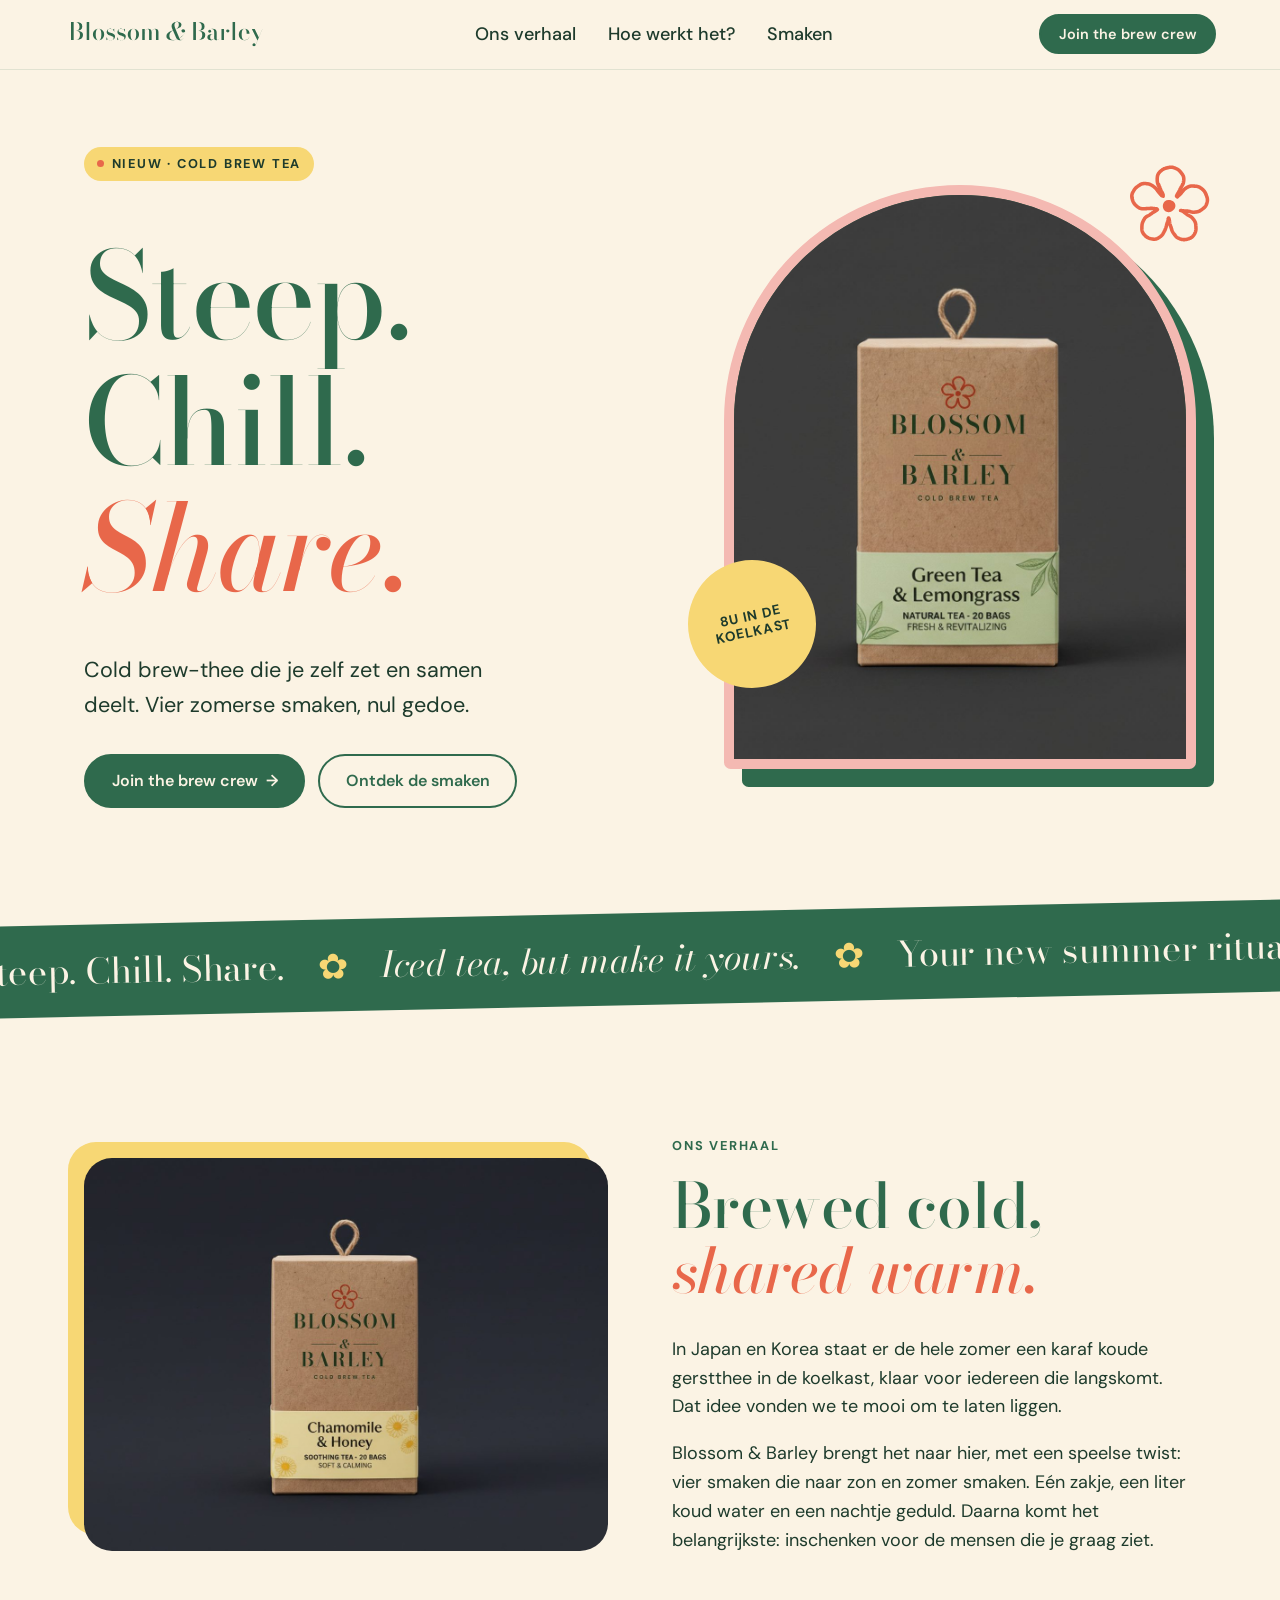
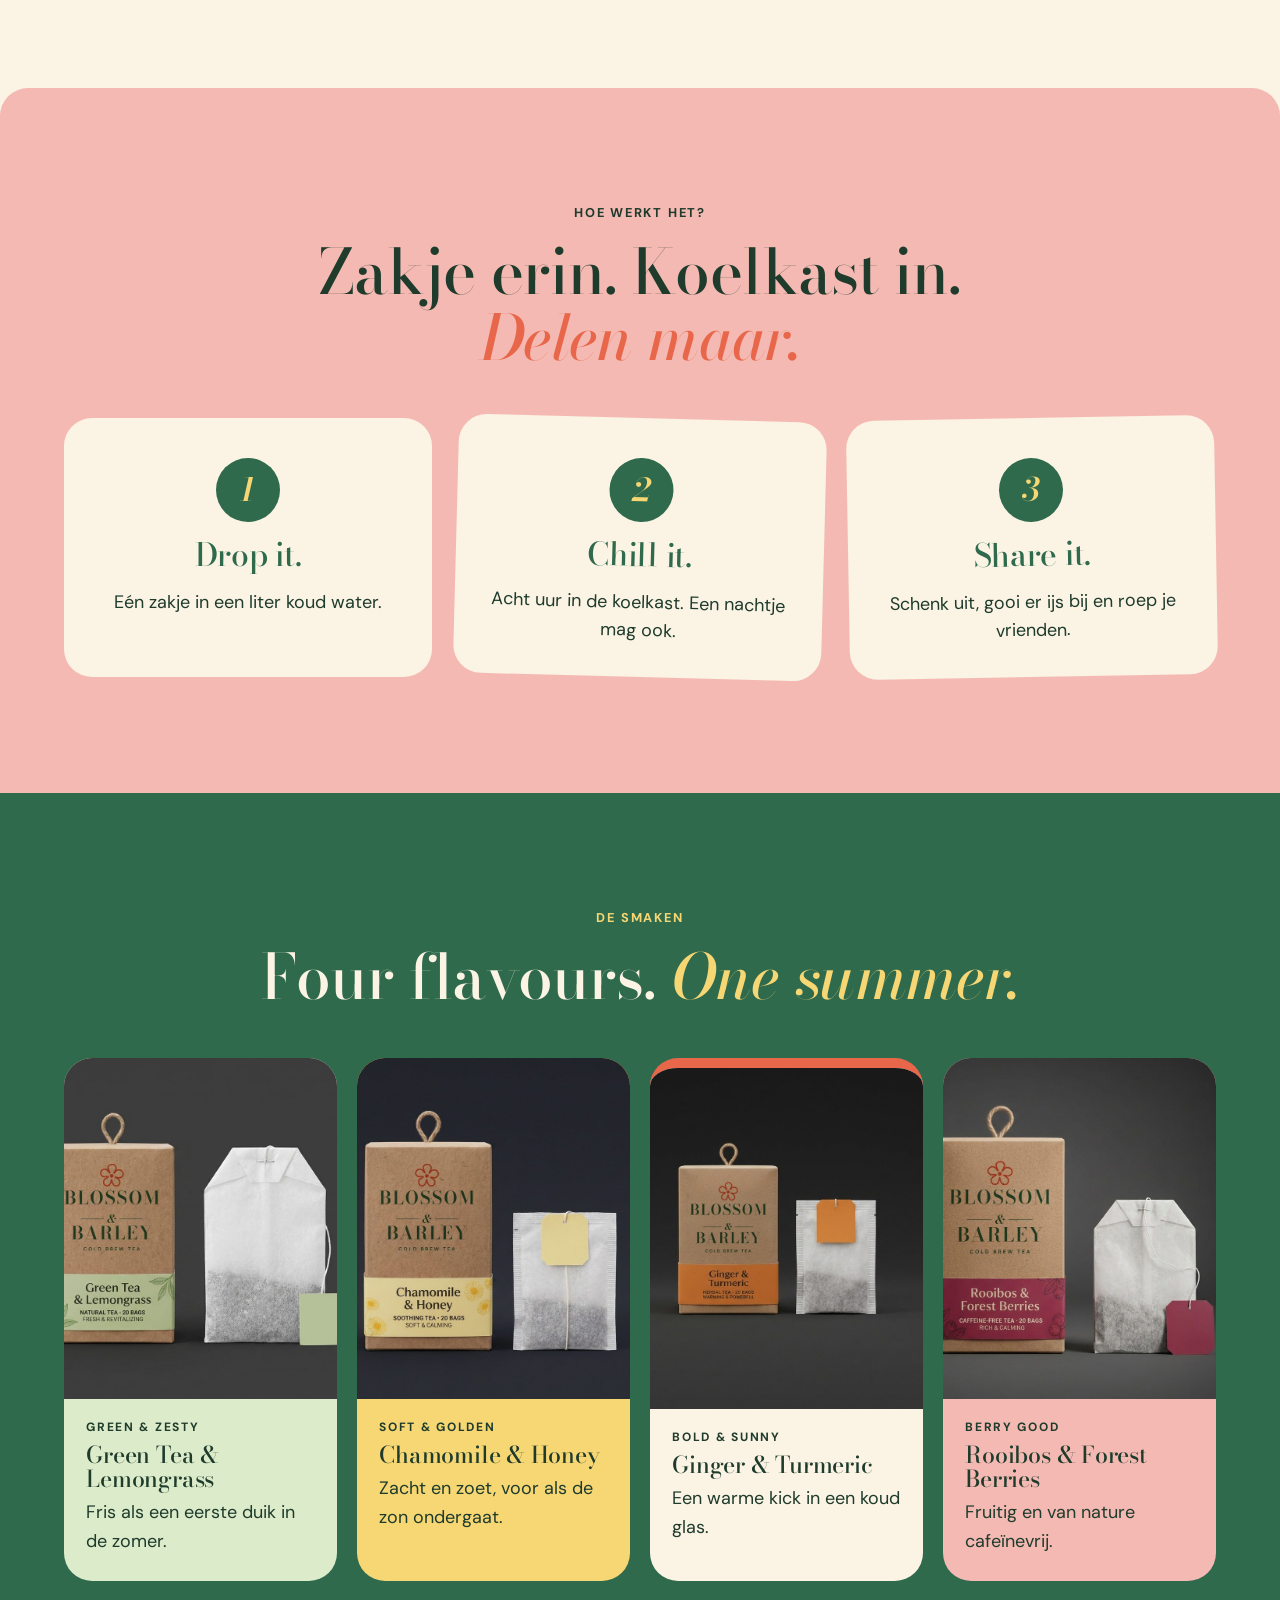
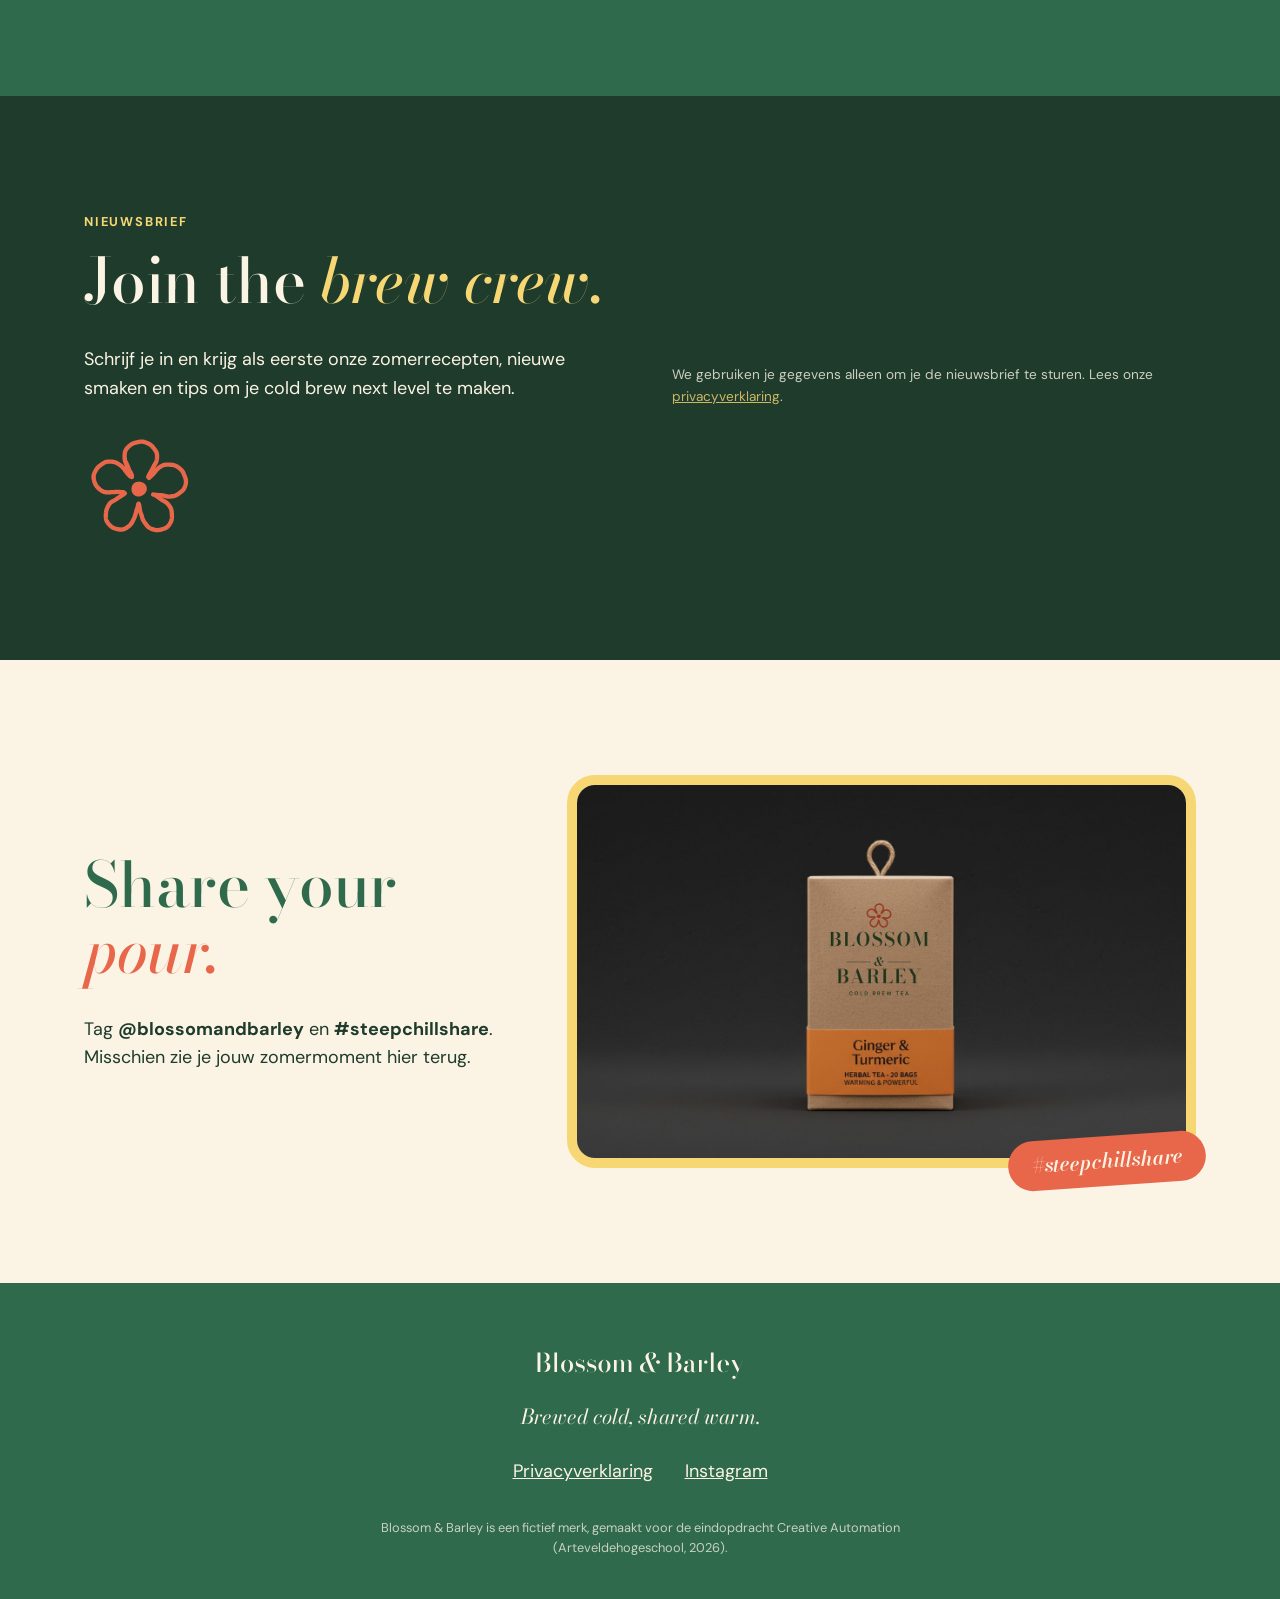
<file: index.html>
<!doctype html>
<html lang="nl-BE">
<head>
  <meta charset="utf-8">
  <meta name="viewport" content="width=device-width, initial-scale=1">
  <title>Blossom &amp; Barley · Cold brew tea, shared warm</title>
  <meta name="description" content="Cold brew-thee die je zelf zet en samen deelt. Vier zomerse smaken, nul gedoe. Schrijf je in voor onze zomerrecepten.">
  <meta name="theme-color" content="#2F6A4D">
  <meta property="og:title" content="Blossom &amp; Barley · Cold brew tea, shared warm">
  <meta property="og:description" content="Cold brew-thee die je zelf zet en samen deelt. Vier zomerse smaken, nul gedoe.">
  <meta property="og:image" content="img/hero-green-tea.jpg">
  <link rel="icon" href="img/BB_icoon_bloem_coral.svg" type="image/svg+xml">
  <link rel="preconnect" href="https://fonts.googleapis.com">
  <link rel="preconnect" href="https://fonts.gstatic.com" crossorigin>
  <link href="https://fonts.googleapis.com/css2?family=Bodoni+Moda:ital,opsz,wght@0,6..96,400..800;1,6..96,400..800&family=DM+Sans:opsz,wght@9..40,400..700&display=swap" rel="stylesheet">
  <link rel="stylesheet" href="css/style.css">
  <!-- MailerLite Universal -->
  <script>
  (function(w,d,e,u,f,l,n){w[f]=w[f]||function(){(w[f].q=w[f].q||[])
  .push(arguments);},l=d.createElement(e),l.async=1,l.src=u,
  n=d.getElementsByTagName(e)[0],n.parentNode.insertBefore(l,n);})
  (window,document,'script','https://assets.mailerlite.com/js/universal.js','ml');
  ml('account', '2763196');
  </script>
  <!-- End MailerLite Universal -->
</head>
<body>

  <a class="skip" href="#main">Ga naar de inhoud</a>

  <!-- NAV -->
  <header class="nav" id="top">
    <a href="#top" class="nav__logo" aria-label="Blossom &amp; Barley, naar boven">
      <img src="img/BB_logo_horizontaal_groen.svg" alt="Blossom &amp; Barley" width="200" height="33">
    </a>
    <nav aria-label="Hoofdmenu">
      <ul class="nav__links">
        <li><a href="#verhaal">Ons verhaal</a></li>
        <li><a href="#hoe">Hoe werkt het?</a></li>
        <li><a href="#smaken">Smaken</a></li>
      </ul>
    </nav>
    <a href="#join" class="btn btn--small">Join the brew crew</a>
  </header>

  <main id="main">

    <!-- 1. HERO -->
    <section class="hero">
      <div class="hero__text">
        <p class="label"><span class="dot" aria-hidden="true"></span>Nieuw · cold brew tea</p>
        <h1 class="hero__title">Steep. Chill. <em>Share.</em></h1>
        <p class="hero__sub">Cold brew-thee die je zelf zet en samen deelt. Vier zomerse smaken, nul gedoe.</p>
        <div class="hero__ctas">
          <a href="#join" class="btn">Join the brew crew <span aria-hidden="true">→</span></a>
          <a href="#smaken" class="btn btn--ghost">Ontdek de smaken</a>
        </div>
      </div>
      <figure class="hero__visual">
        <div class="arch">
          <img src="img/hero-green-tea.jpg" alt="Doosje Blossom &amp; Barley Green Tea &amp; Lemongrass cold brew-thee" width="1000" height="1250" fetchpriority="high">
        </div>
        <span class="sticker sticker--sun" aria-hidden="true">8u in de<br>koelkast</span>
        <img class="hero__flower" src="img/BB_icoon_bloem_coral.svg" alt="" aria-hidden="true" width="90" height="90">
      </figure>
    </section>

    <!-- Marquee -->
    <div class="marquee" aria-hidden="true">
      <div class="marquee__track">
        <span>Steep. Chill. Share.</span><span class="star">✿</span>
        <span><em>Iced tea, but make it yours.</em></span><span class="star">✿</span>
        <span>Your new summer ritual.</span><span class="star">✿</span>
        <span><em>Brewed cold, shared warm.</em></span><span class="star">✿</span>
        <span>Steep. Chill. Share.</span><span class="star">✿</span>
        <span><em>Iced tea, but make it yours.</em></span><span class="star">✿</span>
        <span>Your new summer ritual.</span><span class="star">✿</span>
        <span><em>Brewed cold, shared warm.</em></span><span class="star">✿</span>
      </div>
    </div>

    <!-- 2. MERKVERHAAL -->
    <section class="story" id="verhaal">
      <figure class="story__visual reveal">
        <img src="img/verhaal-chamomile.jpg" alt="Doosje Blossom &amp; Barley Chamomile &amp; Honey" width="1400" height="875" loading="lazy">
      </figure>
      <div class="story__text reveal">
        <p class="kicker">Ons verhaal</p>
        <h2>Brewed cold, <em>shared warm.</em></h2>
        <p>In Japan en Korea staat er de hele zomer een karaf koude gerstthee in de koelkast, klaar voor iedereen die langskomt. Dat idee vonden we te mooi om te laten liggen.</p>
        <p>Blossom &amp; Barley brengt het naar hier, met een speelse twist: vier smaken die naar zon en zomer smaken. Eén zakje, een liter koud water en een nachtje geduld. Daarna komt het belangrijkste: inschenken voor de mensen die je graag ziet.</p>
      </div>
    </section>

    <!-- 3. HOE WERKT HET -->
    <section class="steps" id="hoe">
      <p class="kicker">Hoe werkt het?</p>
      <h2>Zakje erin. Koelkast in. <em>Delen maar.</em></h2>
      <ol class="steps__list">
        <li class="step reveal">
          <span class="step__nr">1</span>
          <h3>Drop it.</h3>
          <p>Eén zakje in een liter koud water.</p>
        </li>
        <li class="step reveal">
          <span class="step__nr">2</span>
          <h3>Chill it.</h3>
          <p>Acht uur in de koelkast. Een nachtje mag ook.</p>
        </li>
        <li class="step reveal">
          <span class="step__nr">3</span>
          <h3>Share it.</h3>
          <p>Schenk uit, gooi er ijs bij en roep je vrienden.</p>
        </li>
      </ol>
    </section>

    <!-- 4. SMAKEN -->
    <section class="flavours" id="smaken">
      <p class="kicker">De smaken</p>
      <h2>Four flavours. <em>One summer.</em></h2>
      <div class="flavours__grid">
        <article class="card card--green reveal">
          <img src="img/smaak-green-tea.jpg" alt="Green Tea &amp; Lemongrass, doosje en theezakje" width="700" height="875" loading="lazy">
          <div class="card__body">
            <p class="card__nick">Green &amp; Zesty</p>
            <h3>Green Tea &amp; Lemongrass</h3>
            <p>Fris als een eerste duik in de zomer.</p>
          </div>
        </article>
        <article class="card card--butter reveal">
          <img src="img/smaak-chamomile.jpg" alt="Chamomile &amp; Honey, doosje en theezakje" width="700" height="875" loading="lazy">
          <div class="card__body">
            <p class="card__nick">Soft &amp; Golden</p>
            <h3>Chamomile &amp; Honey</h3>
            <p>Zacht en zoet, voor als de zon ondergaat.</p>
          </div>
        </article>
        <article class="card card--coral reveal">
          <img src="img/smaak-ginger.jpg" alt="Ginger &amp; Turmeric, doosje en theezakje" width="700" height="875" loading="lazy">
          <div class="card__body">
            <p class="card__nick">Bold &amp; Sunny</p>
            <h3>Ginger &amp; Turmeric</h3>
            <p>Een warme kick in een koud glas.</p>
          </div>
        </article>
        <article class="card card--blossom reveal">
          <img src="img/smaak-rooibos.jpg" alt="Rooibos &amp; Forest Berries, doosje en theezakje" width="700" height="875" loading="lazy">
          <div class="card__body">
            <p class="card__nick">Berry Good</p>
            <h3>Rooibos &amp; Forest Berries</h3>
            <p>Fruitig en van nature cafeïnevrij.</p>
          </div>
        </article>
      </div>
    </section>

    <!-- 5. CTA + MAILERLITE -->
    <section class="join" id="join">
      <div class="join__text">
        <p class="kicker kicker--light">Nieuwsbrief</p>
        <h2>Join the <em>brew crew.</em></h2>
        <p>Schrijf je in en krijg als eerste onze zomerrecepten, nieuwe smaken en tips om je cold brew next level te maken.</p>
        <img class="join__flower" src="img/BB_icoon_bloem_coral.svg" alt="" aria-hidden="true" width="120" height="120">
      </div>

      <div class="join__form">
        <!-- MailerLite-formulier "Blossom & Barley nieuwsbrief" (embedded, account 2763196) -->
        <!-- MAILERLITE-START -->
        <div class="ml-embedded" data-form="O2HeQq"></div>
        <noscript><p><a href="https://preview.mailerlite.io/forms/2763196/203051830053176572/share">Schrijf je hier in voor de nieuwsbrief</a>.</p></noscript>
        <!-- MAILERLITE-EINDE -->
        <p class="join__privacy">We gebruiken je gegevens alleen om je de nieuwsbrief te sturen. Lees onze <a href="privacy.html">privacyverklaring</a>.</p>
      </div>
    </section>

    <!-- 6. COMMUNITY -->
    <section class="share">
      <div class="share__text reveal">
        <h2>Share your <em>pour.</em></h2>
        <p>Tag <strong>@blossomandbarley</strong> en <strong>#steepchillshare</strong>. Misschien zie je jouw zomermoment hier terug.</p>
      </div>
      <figure class="share__visual reveal">
        <img src="img/share-ginger.jpg" alt="Doosje Blossom &amp; Barley Ginger &amp; Turmeric" width="1400" height="875" loading="lazy">
        <figcaption>#steepchillshare</figcaption>
      </figure>
    </section>

  </main>

  <!-- 7. FOOTER -->
  <footer class="footer">
    <img src="img/BB_logo_horizontaal_creme.svg" alt="Blossom &amp; Barley" width="220" height="37" loading="lazy">
    <p class="footer__tag"><em>Brewed cold, shared warm.</em></p>
    <ul class="footer__links">
      <li><a href="privacy.html">Privacyverklaring</a></li>
      <li><a href="#" aria-disabled="true" title="Fictief account">Instagram</a></li>
    </ul>
    <p class="footer__disclaimer">Blossom &amp; Barley is een fictief merk, gemaakt voor de eindopdracht Creative Automation (Arteveldehogeschool, 2026).</p>
  </footer>

  <script src="js/main.js" defer></script>
</body>
</html>
</file>
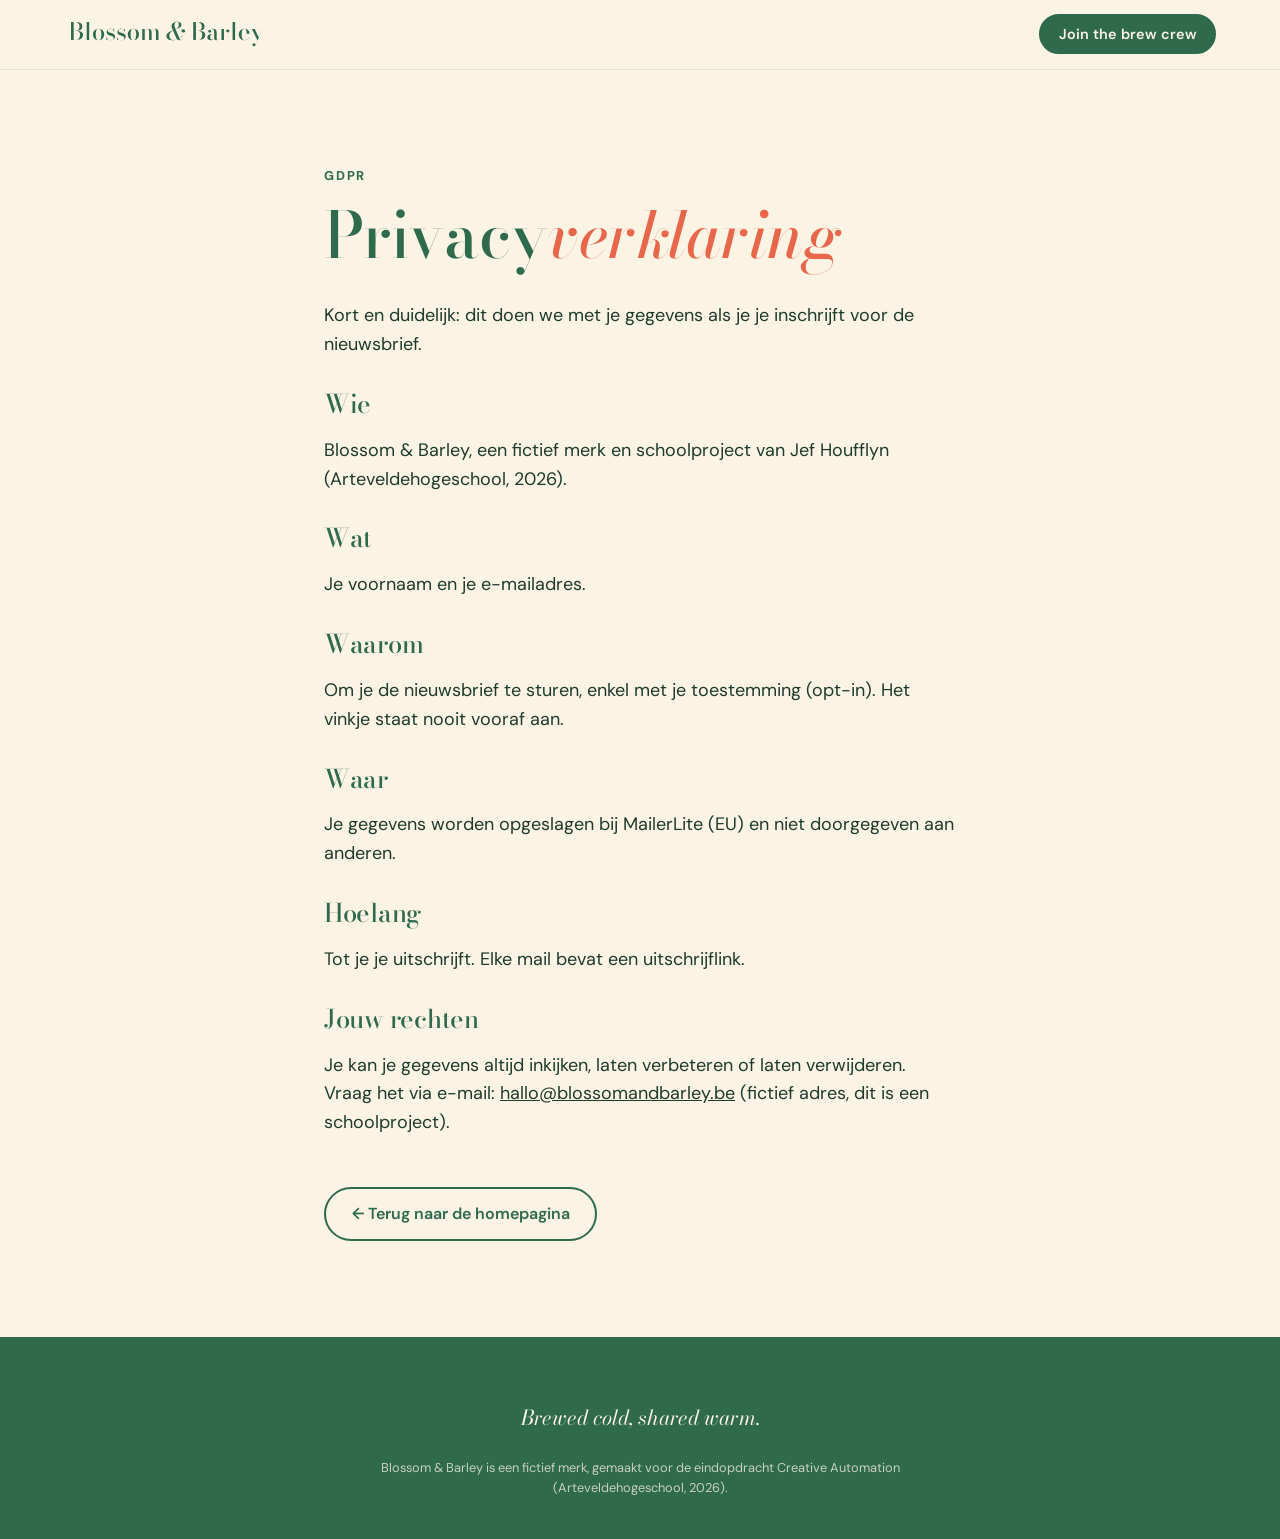
<file: privacy.html>
<!doctype html>
<html lang="nl-BE">
<head>
  <meta charset="utf-8">
  <meta name="viewport" content="width=device-width, initial-scale=1">
  <title>Privacyverklaring · Blossom &amp; Barley</title>
  <meta name="robots" content="noindex">
  <link rel="icon" href="img/BB_icoon_bloem_coral.svg" type="image/svg+xml">
  <link rel="preconnect" href="https://fonts.googleapis.com">
  <link rel="preconnect" href="https://fonts.gstatic.com" crossorigin>
  <link href="https://fonts.googleapis.com/css2?family=Bodoni+Moda:ital,opsz,wght@0,6..96,400..800;1,6..96,400..800&family=DM+Sans:opsz,wght@9..40,400..700&display=swap" rel="stylesheet">
  <link rel="stylesheet" href="css/style.css">
</head>
<body>
  <header class="nav">
    <a href="index.html" class="nav__logo"><img src="img/BB_logo_horizontaal_groen.svg" alt="Blossom &amp; Barley, naar de homepagina" width="200" height="33"></a>
    <a href="index.html#join" class="btn btn--small">Join the brew crew</a>
  </header>

  <main class="legal">
    <p class="kicker">GDPR</p>
    <h1>Privacy<em>verklaring</em></h1>
    <p>Kort en duidelijk: dit doen we met je gegevens als je je inschrijft voor de nieuwsbrief.</p>

    <h2>Wie</h2>
    <p>Blossom &amp; Barley, een fictief merk en schoolproject van Jef Houfflyn (Arteveldehogeschool, 2026).</p>

    <h2>Wat</h2>
    <p>Je voornaam en je e-mailadres.</p>

    <h2>Waarom</h2>
    <p>Om je de nieuwsbrief te sturen, enkel met je toestemming (opt-in). Het vinkje staat nooit vooraf aan.</p>

    <h2>Waar</h2>
    <p>Je gegevens worden opgeslagen bij MailerLite (EU) en niet doorgegeven aan anderen.</p>

    <h2>Hoelang</h2>
    <p>Tot je je uitschrijft. Elke mail bevat een uitschrijflink.</p>

    <h2>Jouw rechten</h2>
    <p>Je kan je gegevens altijd inkijken, laten verbeteren of laten verwijderen. Vraag het via e-mail: <a href="mailto:hallo@blossomandbarley.be">hallo@blossomandbarley.be</a> (fictief adres, dit is een schoolproject).</p>

    <a class="back btn btn--ghost" href="index.html">← Terug naar de homepagina</a>
  </main>

  <footer class="footer">
    <p class="footer__tag"><em>Brewed cold, shared warm.</em></p>
    <p class="footer__disclaimer">Blossom &amp; Barley is een fictief merk, gemaakt voor de eindopdracht Creative Automation (Arteveldehogeschool, 2026).</p>
  </footer>
</body>
</html>
</file>
<file: css/style.css>
/* Blossom & Barley · landingspagina
   Huisstijl: 02_research-concept/merkidentiteit.md */

:root {
  --green: #2F6A4D;      /* Barley Green (hoofdkleur) */
  --deep: #1E3B2C;       /* Deep Leaf */
  --cream: #FBF3E4;      /* Oat Cream */
  --sun: #F7D774;        /* Butter Sun */
  --blossom: #F4B9B2;    /* Blossom */
  --gold: #D9A44A;       /* Barley Gold */
  --coral: #E8674A;      /* Coral Pop (alleen als vlak) */

  --serif: "Bodoni Moda", Didot, "Times New Roman", serif;
  --sans: "DM Sans", system-ui, -apple-system, "Segoe UI", sans-serif;

  --radius: 28px;
  --pad: clamp(1.25rem, 5vw, 5rem);
  --max: 1240px;
}

*, *::before, *::after { box-sizing: border-box; }
html { scroll-behavior: smooth; scroll-padding-top: 5rem; }
@media (prefers-reduced-motion: reduce) { html { scroll-behavior: auto; } }

body {
  margin: 0;
  font-family: var(--sans);
  font-size: clamp(1rem, 0.95rem + 0.25vw, 1.125rem);
  line-height: 1.6;
  color: var(--deep);
  background: var(--cream);
  -webkit-font-smoothing: antialiased;
  overflow-x: clip;
}
img { display: block; max-width: 100%; height: auto; }
a { color: inherit; }
main { overflow: hidden; }

h1, h2, h3 { font-family: var(--serif); font-weight: 500; line-height: 1.05; margin: 0 0 .5em; letter-spacing: -0.01em; }
h2 { font-size: clamp(2.2rem, 1.5rem + 3vw, 4rem); }
h3 { font-size: 1.5rem; }
em { font-style: italic; }
h1 em, h2 em { color: var(--coral); }

.skip { position: absolute; left: -999px; top: 0; background: var(--sun); padding: .75rem 1rem; z-index: 100; }
.skip:focus { left: 1rem; top: 1rem; }
:focus-visible { outline: 3px solid var(--coral); outline-offset: 3px; border-radius: 6px; }

.kicker, .label {
  font-size: .8rem; font-weight: 700; letter-spacing: .14em; text-transform: uppercase;
  color: var(--green); margin: 0 0 1rem;
}
.kicker--light { color: var(--sun); }

/* Buttons */
.btn {
  display: inline-flex; align-items: center; gap: .5em;
  font: 600 1rem/1 var(--sans);
  padding: 1.05em 1.6em; border-radius: 999px; border: 2px solid var(--green);
  background: var(--green); color: var(--cream); text-decoration: none; cursor: pointer;
  transition: transform .2s ease, background .2s ease, box-shadow .2s ease;
}
.btn:hover { transform: translateY(-2px) rotate(-1deg); box-shadow: 0 6px 0 var(--deep); }
.btn--ghost { background: transparent; color: var(--green); }
.btn--ghost:hover { background: var(--blossom); box-shadow: 0 6px 0 var(--green); }
.btn--sun { background: var(--sun); color: var(--deep); border-color: var(--sun); }
.btn--sun:hover { box-shadow: 0 6px 0 var(--gold); }
.btn--small { padding: .75em 1.2em; font-size: .9rem; }

/* NAV */
.nav {
  position: sticky; top: 0; z-index: 50;
  display: flex; align-items: center; justify-content: space-between; gap: 1rem;
  padding: .9rem var(--pad);
  background: rgba(251, 243, 228, .88);
  backdrop-filter: blur(10px); -webkit-backdrop-filter: blur(10px);
  border-bottom: 1px solid rgba(47, 106, 77, .12);
}
.nav__logo img { width: clamp(150px, 16vw, 210px); }
.nav__links { display: flex; gap: 2rem; list-style: none; margin: 0; padding: 0; font-weight: 500; }
.nav__links a { text-decoration: none; position: relative; }
.nav__links a::after { content: ""; position: absolute; left: 0; right: 100%; bottom: -4px; height: 2px; background: var(--coral); transition: right .25s ease; }
.nav__links a:hover::after { right: 0; }
@media (max-width: 820px) { .nav__links { display: none; } }
@media (max-width: 420px) { .nav .btn--small { padding: .65em .9em; font-size: .8rem; } }

/* HERO */
.hero {
  max-width: var(--max); margin: 0 auto;
  display: grid; grid-template-columns: 1.1fr .9fr; align-items: center; gap: clamp(2rem, 5vw, 5rem);
  padding: clamp(2.5rem, 6vw, 6rem) var(--pad) clamp(3rem, 7vw, 7rem);
}
.label { display: inline-flex; align-items: center; gap: .6em; background: var(--sun); color: var(--deep); padding: .55em 1em; border-radius: 999px; }
.dot { width: .55em; height: .55em; border-radius: 50%; background: var(--coral); animation: pulse 2s infinite; }
@keyframes pulse { 50% { transform: scale(1.5); opacity: .6; } }
.hero__title { font-size: clamp(3.2rem, 1.5rem + 7.5vw, 7.5rem); color: var(--green); margin: .3em 0 .35em; }
.hero__title em { display: inline-block; }
.hero__sub { font-size: clamp(1.1rem, 1rem + .5vw, 1.35rem); max-width: 30ch; margin: 0 0 2rem; }
.hero__ctas { display: flex; flex-wrap: wrap; gap: .8rem; }

.hero__visual { position: relative; margin: 0; }
.arch {
  border-radius: 999px 999px var(--radius) var(--radius);
  overflow: hidden; background: var(--green);
  border: 10px solid var(--blossom);
  box-shadow: 18px 18px 0 var(--green);
}
.arch img { width: 100%; aspect-ratio: 4 / 5; object-fit: cover; }
.sticker {
  position: absolute; display: grid; place-items: center; text-align: center;
  width: 128px; height: 128px; border-radius: 50%;
  font: 700 .85rem/1.15 var(--sans); text-transform: uppercase; letter-spacing: .06em;
}
.sticker--sun { background: var(--sun); color: var(--deep); left: -36px; bottom: 14%; transform: rotate(-12deg); animation: wobble 6s ease-in-out infinite; }
@keyframes wobble { 50% { transform: rotate(-4deg) translateY(-6px); } }
.hero__flower { position: absolute; width: 90px; top: -24px; right: -18px; animation: spin 18s linear infinite; }
@keyframes spin { to { transform: rotate(360deg); } }

@media (max-width: 820px) {
  .hero { grid-template-columns: 1fr; }
  .hero__visual { max-width: 420px; margin: 0 auto; width: 88%; }
  .sticker { width: 104px; height: 104px; font-size: .75rem; left: -24px; }
}

/* MARQUEE */
.marquee { background: var(--green); color: var(--cream); overflow: hidden; padding: 1.1rem 0; transform: rotate(-1.2deg) scaleX(1.04); margin: 1rem 0; }
.marquee__track { display: flex; gap: 2rem; width: max-content; animation: scroll 32s linear infinite; font-family: var(--serif); font-size: clamp(1.4rem, 1rem + 1.5vw, 2.2rem); white-space: nowrap; }
.marquee .star { color: var(--sun); }
@keyframes scroll { to { transform: translateX(-50%); } }

/* STORY */
.story {
  max-width: var(--max); margin: 0 auto;
  display: grid; grid-template-columns: 1fr 1fr; gap: clamp(2rem, 5vw, 5rem); align-items: center;
  padding: clamp(4rem, 9vw, 8rem) var(--pad);
}
.story__visual { margin: 0; position: relative; }
.story__visual img { border-radius: var(--radius); aspect-ratio: 4 / 3; object-fit: cover; width: 100%; }
.story__visual::before { content: ""; position: absolute; inset: -16px 16px 16px -16px; background: var(--sun); border-radius: var(--radius); z-index: -1; }
.story h2 { color: var(--green); }
.story__text p:not(.kicker) { max-width: 52ch; }
@media (max-width: 820px) { .story { grid-template-columns: 1fr; } }

/* STEPS */
.steps { background: var(--blossom); padding: clamp(4rem, 9vw, 8rem) var(--pad); text-align: center; border-radius: var(--radius) var(--radius) 0 0; }
.steps h2 { color: var(--deep); max-width: 18ch; margin-inline: auto; }
.steps .kicker { color: var(--deep); }
.steps__list { list-style: none; margin: 3rem auto 0; padding: 0; max-width: var(--max); display: grid; grid-template-columns: repeat(3, 1fr); gap: 1.5rem; }
.step { background: var(--cream); border-radius: var(--radius); padding: 2.5rem 1.75rem 2rem; position: relative; }
.step:nth-child(2) { transform: rotate(1.5deg); }
.step:nth-child(3) { transform: rotate(-1deg); }
.step__nr {
  display: grid; place-items: center; width: 64px; height: 64px; margin: 0 auto 1rem;
  border-radius: 50%; background: var(--green); color: var(--sun);
  font: italic 600 2rem/1 var(--serif);
}
.step h3 { color: var(--green); font-size: 2rem; }
.step p { margin: 0; }
@media (max-width: 820px) { .steps__list { grid-template-columns: 1fr; max-width: 420px; } .step { transform: none !important; } }

/* FLAVOURS */
.flavours { background: var(--green); color: var(--cream); padding: clamp(4rem, 9vw, 8rem) var(--pad); text-align: center; }
.flavours h2 em { color: var(--sun); }
.flavours .kicker { color: var(--sun); }
.flavours__grid { max-width: var(--max); margin: 3rem auto 0; display: grid; grid-template-columns: repeat(4, 1fr); gap: 1.25rem; text-align: left; }
.card { border-radius: var(--radius); overflow: hidden; color: var(--deep); transition: transform .3s ease; }
.card:hover { transform: translateY(-8px) rotate(-1deg); }
.card img { width: 100%; aspect-ratio: 4 / 5; object-fit: cover; }
.card__body { padding: 1.4rem 1.4rem 1.6rem; }
.card__nick { font: 700 .75rem/1 var(--sans); letter-spacing: .14em; text-transform: uppercase; margin: 0 0 .6rem; }
.card h3 { font-size: 1.45rem; margin-bottom: .4rem; }
.card p:last-child { margin: 0; }
.card--green   { background: #DCEBC9; }
.card--butter  { background: var(--sun); }
.card--coral   { background: var(--cream); border-top: 10px solid var(--coral); }
.card--blossom { background: var(--blossom); }
@media (max-width: 1000px) { .flavours__grid { grid-template-columns: repeat(2, 1fr); } }
@media (max-width: 520px) { .flavours__grid { grid-template-columns: 1fr; max-width: 380px; } }

/* JOIN / CTA */
.join {
  background: var(--deep); color: var(--cream);
  display: grid; grid-template-columns: 1fr 1fr; gap: clamp(2rem, 5vw, 5rem); align-items: center;
  padding: clamp(4rem, 9vw, 8rem) max(var(--pad), calc((100% - var(--max)) / 2 + var(--pad)));
}
.join h2 em { color: var(--sun); }
.join__text { position: relative; }
.join__text p:not(.kicker) { max-width: 42ch; }
.join__flower { width: 110px; margin-top: 2rem; animation: spin 24s linear infinite reverse; }
@media (max-width: 820px) { .join { grid-template-columns: 1fr; } .join__flower { display: none; } }

/* Eigen voorbeeldformulier (placeholder) */
.bb-form { background: var(--cream); color: var(--deep); border-radius: var(--radius); padding: clamp(1.5rem, 4vw, 2.5rem); display: grid; gap: .5rem; }
.bb-form label { font-weight: 600; font-size: .95rem; }
.bb-form input[type="text"], .bb-form input[type="email"] {
  font: inherit; padding: .9em 1.1em; border-radius: 14px; border: 2px solid rgba(47,106,77,.3); background: #fff; margin-bottom: .6rem;
}
.bb-form input:focus { border-color: var(--green); outline: none; }
.bb-form__check { display: flex; gap: .7rem; align-items: flex-start; font-weight: 400 !important; margin: .4rem 0 1rem; }
.bb-form__check input { width: 1.25rem; height: 1.25rem; accent-color: var(--green); margin-top: .2rem; flex: none; }
.bb-form .btn { justify-self: start; }
.bb-form__small { font-size: .85rem; margin: .6rem 0 0; opacity: .85; }
.bb-form__note { font-size: .8rem; background: var(--sun); padding: .5em .8em; border-radius: 10px; margin: 0 0 .8rem; }

/* MailerLite-embed in huisstijl (overschrijft de standaardstijl van MailerLite) */
.join__form .ml-form-embedContainer .ml-form-embedWrapper { border-radius: var(--radius) !important; background: var(--cream) !important; }
.join__form .ml-form-embedContainer .ml-form-embedWrapper .ml-form-embedBody { padding: clamp(1.5rem, 4vw, 2.5rem) !important; }
.join__form .ml-form-embedContainer h4 { font-family: var(--serif) !important; color: var(--green) !important; font-weight: 500 !important; }
.join__form .ml-form-embedContainer p,
.join__form .ml-form-embedContainer label { font-family: var(--sans) !important; color: var(--deep) !important; }
.join__form .ml-form-embedContainer input.form-control { font-family: var(--sans) !important; border-radius: 14px !important; border: 2px solid rgba(47,106,77,.3) !important; padding: 14px 16px !important; }
.join__form .ml-form-embedContainer button.primary { font-family: var(--sans) !important; background: var(--green) !important; color: var(--cream) !important; border-radius: 999px !important; font-weight: 600 !important; padding: 14px 24px !important; }
.join__form .ml-form-embedContainer button.primary:hover { background: var(--deep) !important; }
.join__form .ml-form-embedContainer .ml-form-successBody h4 { color: var(--green) !important; }

.join__privacy { font-size: .85rem; opacity: .8; margin: 1rem 0 0; }
.join__privacy a { color: var(--sun); }
.join__form .ml-form-embedContainer { margin: 0 !important; }
.join__form .ml-form-embedContainer .ml-form-embedWrapper.embedForm { max-width: none !important; width: 100% !important; }

/* SHARE */
.share {
  max-width: var(--max); margin: 0 auto;
  display: grid; grid-template-columns: .8fr 1.2fr; gap: clamp(2rem, 5vw, 5rem); align-items: center;
  padding: clamp(4rem, 9vw, 8rem) var(--pad);
}
.share h2 { color: var(--green); }
.share__visual { margin: 0; position: relative; }
.share__visual img { border-radius: var(--radius); aspect-ratio: 16 / 10; object-fit: cover; width: 100%; border: 10px solid var(--sun); }
.share__visual figcaption {
  position: absolute; right: -10px; bottom: -18px; transform: rotate(-4deg);
  background: var(--coral); color: var(--cream); font: italic 600 1.3rem/1 var(--serif); padding: .7em 1.1em; border-radius: 999px;
}
@media (max-width: 820px) { .share { grid-template-columns: 1fr; } .share__visual figcaption { right: 10px; } }

/* FOOTER */
.footer { background: var(--green); color: var(--cream); text-align: center; padding: 4rem var(--pad) 2.5rem; }
.footer img { margin: 0 auto 1rem; width: 220px; }
.footer__tag { font-family: var(--serif); font-size: 1.3rem; margin: 0 0 1.5rem; }
.footer__links { list-style: none; padding: 0; margin: 0 0 2rem; display: flex; justify-content: center; gap: 2rem; }
.footer__disclaimer { font-size: .8rem; opacity: .75; max-width: 60ch; margin: 0 auto; }

/* PRIVACY-PAGINA */
.legal { max-width: 760px; margin: 0 auto; padding: clamp(3rem, 8vw, 6rem) var(--pad); }
.legal h1 { font-size: clamp(2.4rem, 1.6rem + 3vw, 4rem); color: var(--green); }
.legal h2 { font-size: 1.6rem; color: var(--green); margin-top: 2rem; }
.legal a.back { display: inline-block; margin-top: 2rem; }

/* Scroll-reveal */
.reveal { opacity: 0; transform: translateY(24px); transition: opacity .7s ease, transform .7s ease; }
.reveal.is-visible { opacity: 1; transform: none; }
.step.reveal.is-visible:nth-child(2) { transform: rotate(1.5deg); }
.step.reveal.is-visible:nth-child(3) { transform: rotate(-1deg); }
.no-js .reveal { opacity: 1; transform: none; }

@media (prefers-reduced-motion: reduce) {
  *, *::before, *::after { animation: none !important; transition: none !important; }
  .reveal { opacity: 1; transform: none; }
}
</file>
